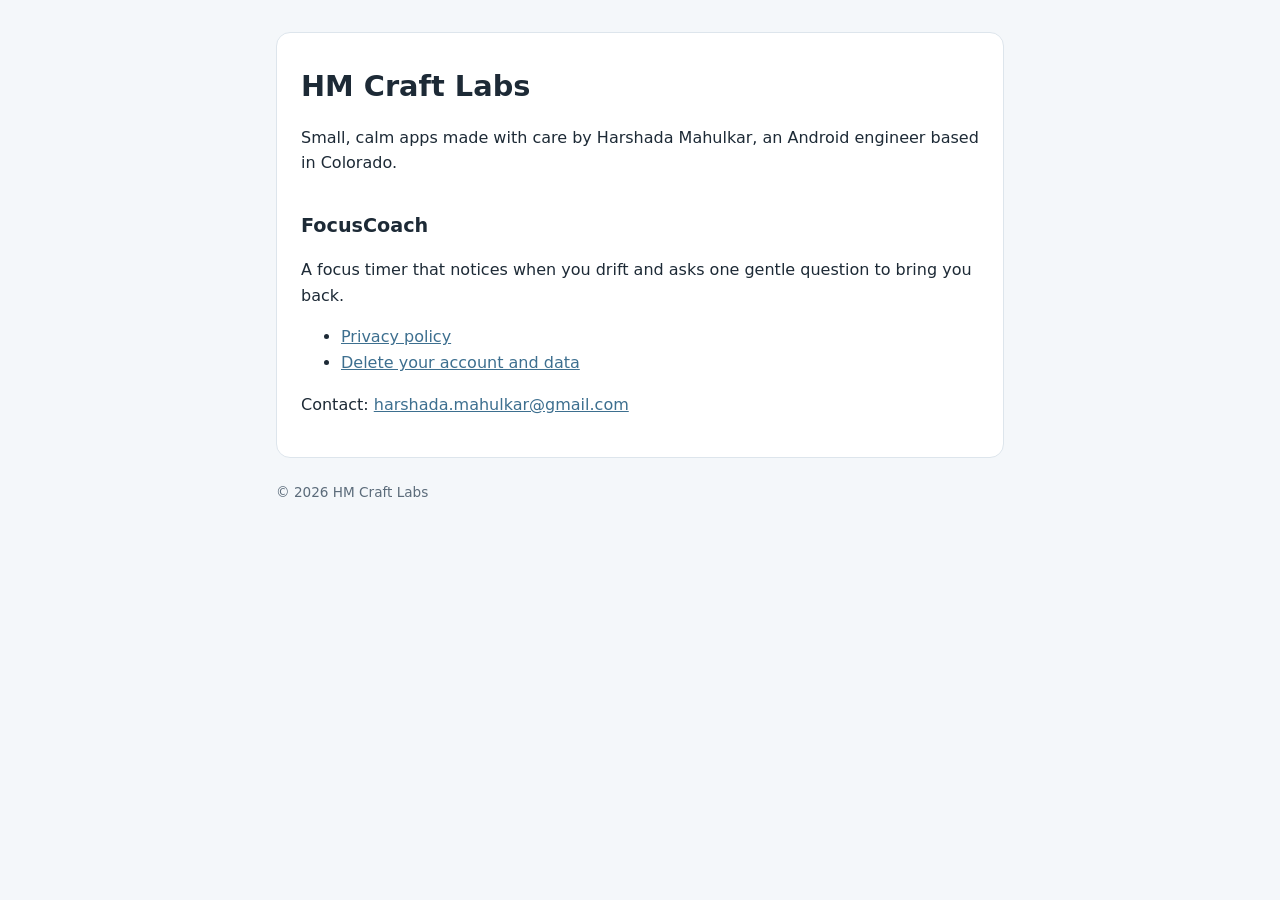
<file: index.html>
<!doctype html><html lang="en"><head><meta charset="utf-8"><meta name="viewport" content="width=device-width,initial-scale=1">
<title>HM Craft Labs</title><link rel="stylesheet" href="style.css"></head><body><main><div class="card">
<h1>HM Craft Labs</h1>
<p>Small, calm apps made with care by Harshada Mahulkar, an Android engineer based in Colorado.</p>
<h2>FocusCoach</h2>
<p>A focus timer that notices when you drift and asks one gentle question to bring you back.</p>
<ul>
<li><a href="focuscoach/privacy.html">Privacy policy</a></li>
<li><a href="focuscoach/delete-account.html">Delete your account and data</a></li>
</ul>
<p>Contact: <a href="mailto:harshada.mahulkar@gmail.com">harshada.mahulkar@gmail.com</a></p>
</div><footer>© 2026 HM Craft Labs</footer></main></body></html>
</file>
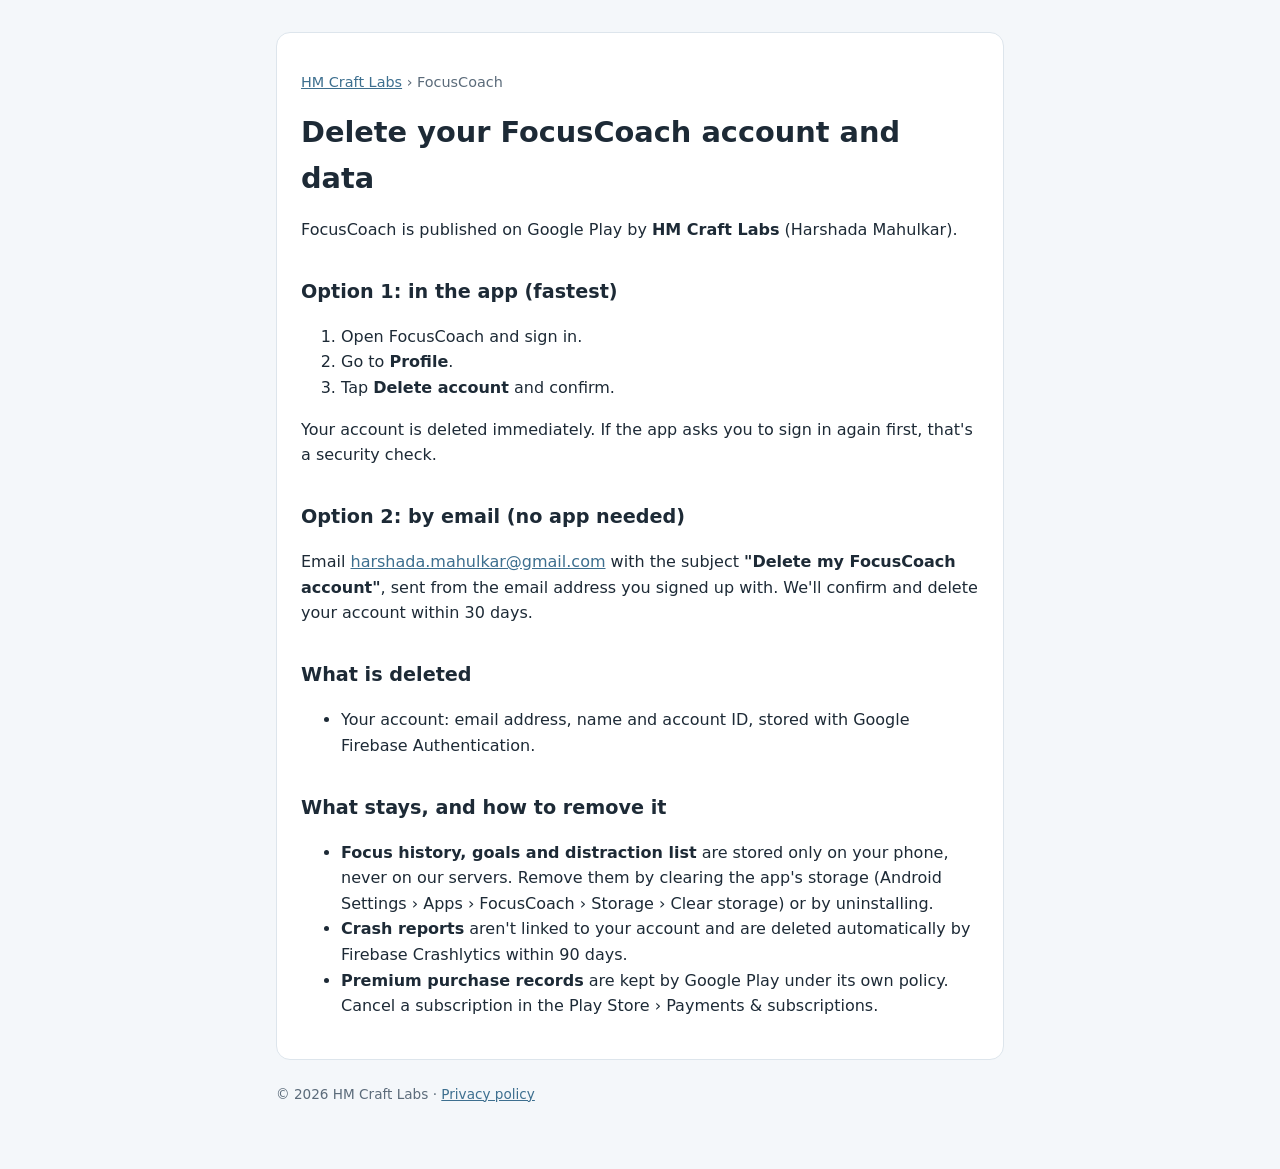
<file: focuscoach/delete-account.html>
<!doctype html><html lang="en"><head><meta charset="utf-8"><meta name="viewport" content="width=device-width,initial-scale=1">
<title>Delete FocusCoach Data</title><link rel="stylesheet" href="../style.css"></head><body><main><div class="card">
<p class="muted"><a href="../index.html">HM Craft Labs</a> › FocusCoach</p>
<h1>Delete your FocusCoach account and data</h1>
<p>FocusCoach is published on Google Play by <strong>HM Craft Labs</strong> (Harshada Mahulkar).</p>

<h2>Option 1: in the app (fastest)</h2>
<ol>
<li>Open FocusCoach and sign in.</li>
<li>Go to <strong>Profile</strong>.</li>
<li>Tap <strong>Delete account</strong> and confirm.</li>
</ol>
<p>Your account is deleted immediately. If the app asks you to sign in again first, that's a security check.</p>

<h2>Option 2: by email (no app needed)</h2>
<p>Email <a href="mailto:harshada.mahulkar@gmail.com?subject=Delete%20my%20FocusCoach%20account">harshada.mahulkar@gmail.com</a> with the subject <strong>"Delete my FocusCoach account"</strong>, sent from the email address you signed up with. We'll confirm and delete your account within 30 days.</p>

<h2>What is deleted</h2>
<ul>
<li>Your account: email address, name and account ID, stored with Google Firebase Authentication.</li>
</ul>

<h2>What stays, and how to remove it</h2>
<ul>
<li><strong>Focus history, goals and distraction list</strong> are stored only on your phone, never on our servers. Remove them by clearing the app's storage (Android Settings › Apps › FocusCoach › Storage › Clear storage) or by uninstalling.</li>
<li><strong>Crash reports</strong> aren't linked to your account and are deleted automatically by Firebase Crashlytics within 90 days.</li>
<li><strong>Premium purchase records</strong> are kept by Google Play under its own policy. Cancel a subscription in the Play Store › Payments &amp; subscriptions.</li>
</ul>
</div><footer>© 2026 HM Craft Labs · <a href="privacy.html">Privacy policy</a></footer></main></body></html>
</file>
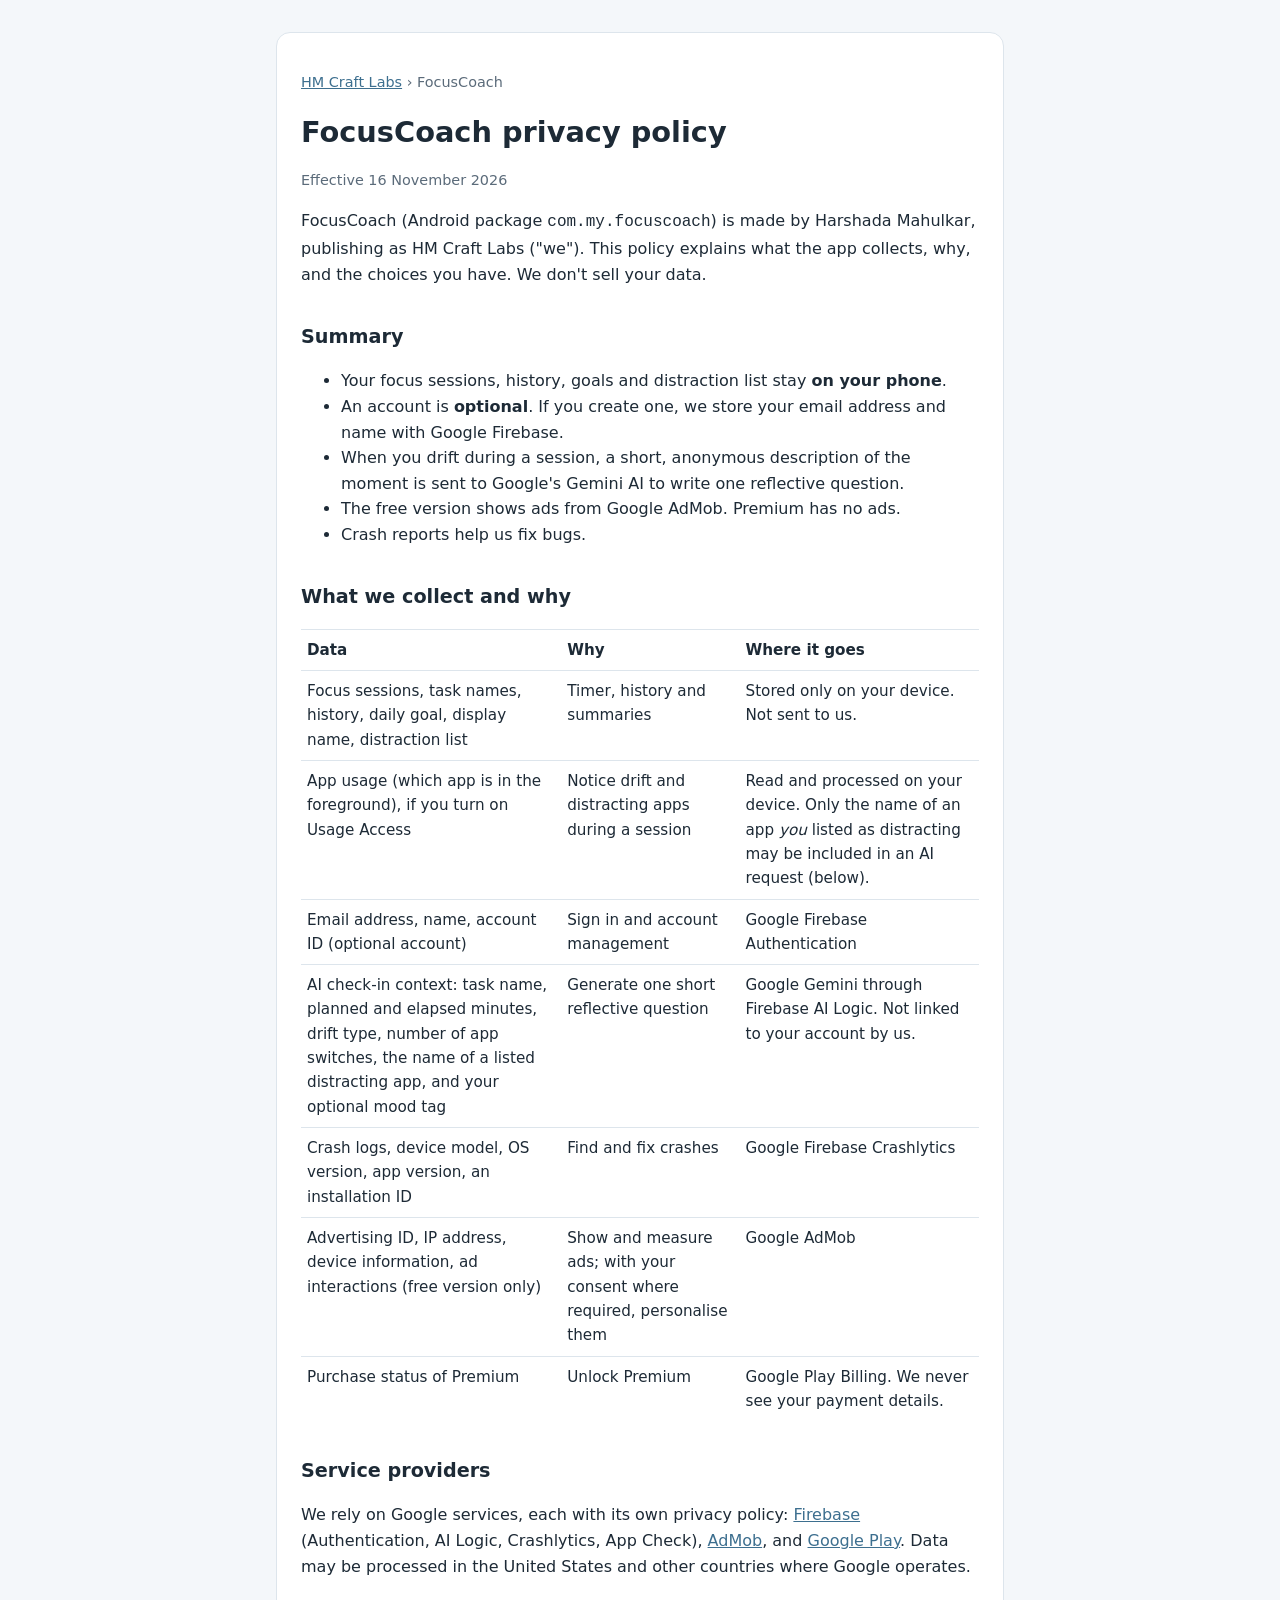
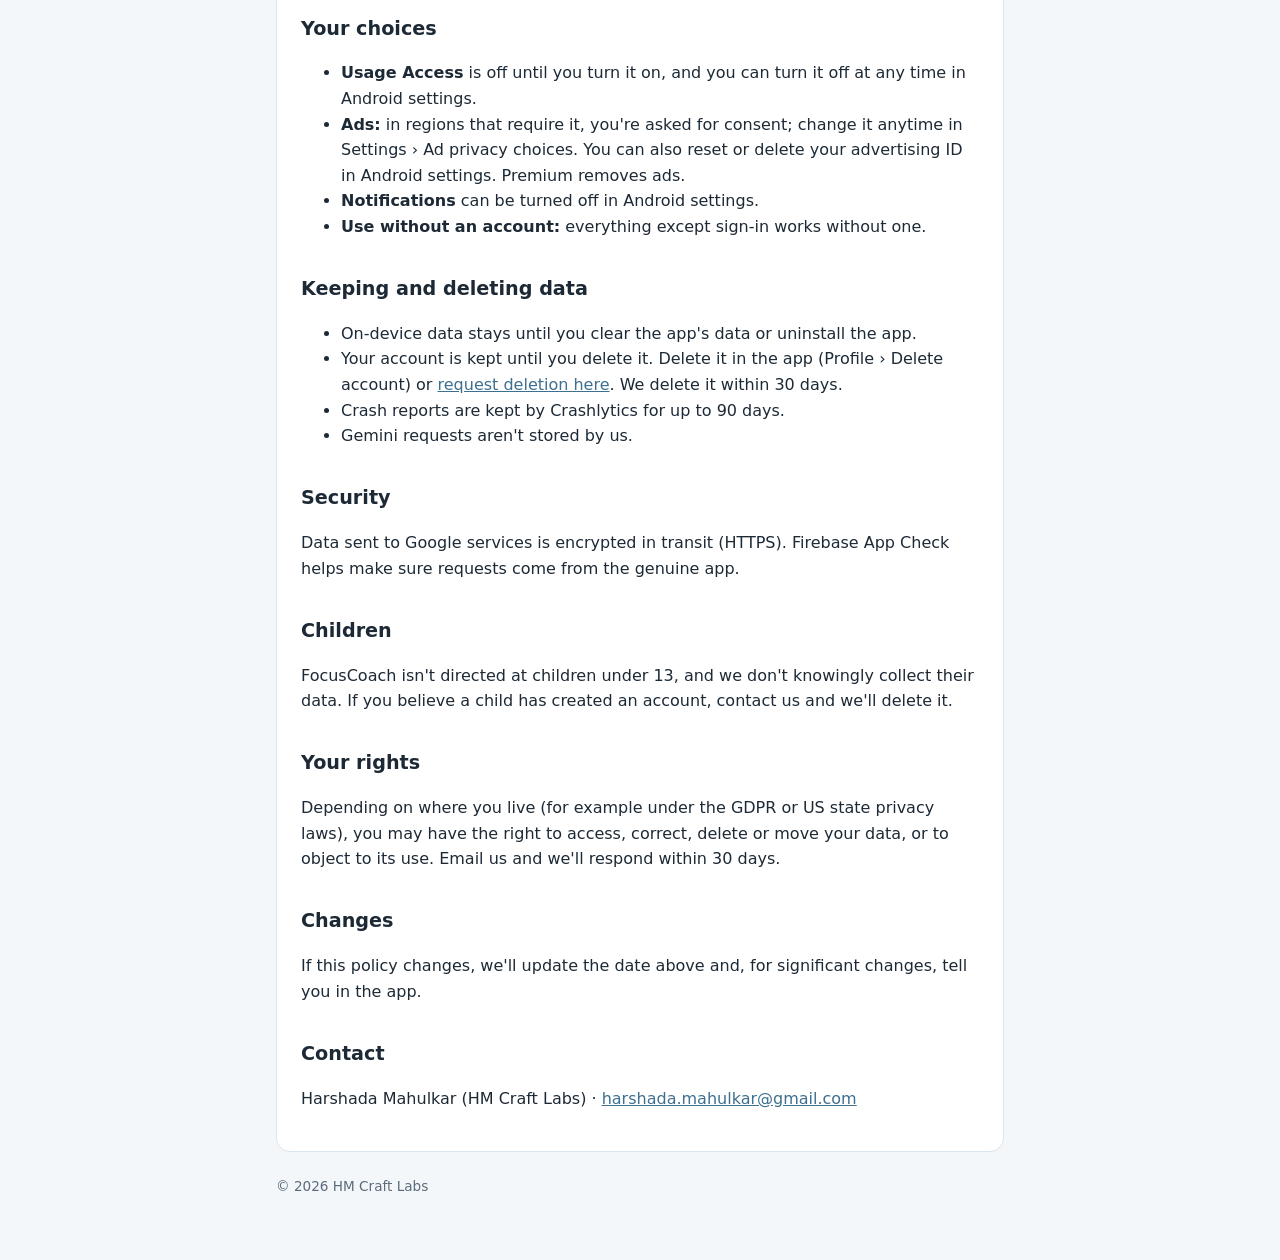
<file: focuscoach/privacy.html>
<!doctype html><html lang="en"><head><meta charset="utf-8"><meta name="viewport" content="width=device-width,initial-scale=1">
<title>FocusCoach Privacy</title><link rel="stylesheet" href="../style.css"></head><body><main><div class="card">
<p class="muted"><a href="../index.html">HM Craft Labs</a> › FocusCoach</p>
<h1>FocusCoach privacy policy</h1>
<p class="muted">Effective 16 November 2026</p>

<p>FocusCoach (Android package <code>com.my.focuscoach</code>) is made by Harshada Mahulkar, publishing as HM Craft Labs ("we"). This policy explains what the app collects, why, and the choices you have. We don't sell your data.</p>

<h2>Summary</h2>
<ul>
<li>Your focus sessions, history, goals and distraction list stay <strong>on your phone</strong>.</li>
<li>An account is <strong>optional</strong>. If you create one, we store your email address and name with Google Firebase.</li>
<li>When you drift during a session, a short, anonymous description of the moment is sent to Google's Gemini AI to write one reflective question.</li>
<li>The free version shows ads from Google AdMob. Premium has no ads.</li>
<li>Crash reports help us fix bugs.</li>
</ul>

<h2>What we collect and why</h2>
<table>
<tr><th>Data</th><th>Why</th><th>Where it goes</th></tr>
<tr><td>Focus sessions, task names, history, daily goal, display name, distraction list</td><td>Timer, history and summaries</td><td>Stored only on your device. Not sent to us.</td></tr>
<tr><td>App usage (which app is in the foreground), if you turn on Usage Access</td><td>Notice drift and distracting apps during a session</td><td>Read and processed on your device. Only the name of an app <em>you</em> listed as distracting may be included in an AI request (below).</td></tr>
<tr><td>Email address, name, account ID (optional account)</td><td>Sign in and account management</td><td>Google Firebase Authentication</td></tr>
<tr><td>AI check-in context: task name, planned and elapsed minutes, drift type, number of app switches, the name of a listed distracting app, and your optional mood tag</td><td>Generate one short reflective question</td><td>Google Gemini through Firebase AI Logic. Not linked to your account by us.</td></tr>
<tr><td>Crash logs, device model, OS version, app version, an installation ID</td><td>Find and fix crashes</td><td>Google Firebase Crashlytics</td></tr>
<tr><td>Advertising ID, IP address, device information, ad interactions (free version only)</td><td>Show and measure ads; with your consent where required, personalise them</td><td>Google AdMob</td></tr>
<tr><td>Purchase status of Premium</td><td>Unlock Premium</td><td>Google Play Billing. We never see your payment details.</td></tr>
</table>

<h2>Service providers</h2>
<p>We rely on Google services, each with its own privacy policy: <a href="https://firebase.google.com/support/privacy">Firebase</a> (Authentication, AI Logic, Crashlytics, App Check), <a href="https://policies.google.com/technologies/partner-sites">AdMob</a>, and <a href="https://policies.google.com/privacy">Google Play</a>. Data may be processed in the United States and other countries where Google operates.</p>

<h2>Your choices</h2>
<ul>
<li><strong>Usage Access</strong> is off until you turn it on, and you can turn it off at any time in Android settings.</li>
<li><strong>Ads:</strong> in regions that require it, you're asked for consent; change it anytime in Settings › Ad privacy choices. You can also reset or delete your advertising ID in Android settings. Premium removes ads.</li>
<li><strong>Notifications</strong> can be turned off in Android settings.</li>
<li><strong>Use without an account:</strong> everything except sign-in works without one.</li>
</ul>

<h2>Keeping and deleting data</h2>
<ul>
<li>On-device data stays until you clear the app's data or uninstall the app.</li>
<li>Your account is kept until you delete it. Delete it in the app (Profile › Delete account) or <a href="delete-account.html">request deletion here</a>. We delete it within 30 days.</li>
<li>Crash reports are kept by Crashlytics for up to 90 days.</li>
<li>Gemini requests aren't stored by us.</li>
</ul>

<h2>Security</h2>
<p>Data sent to Google services is encrypted in transit (HTTPS). Firebase App Check helps make sure requests come from the genuine app.</p>

<h2>Children</h2>
<p>FocusCoach isn't directed at children under 13, and we don't knowingly collect their data. If you believe a child has created an account, contact us and we'll delete it.</p>

<h2>Your rights</h2>
<p>Depending on where you live (for example under the GDPR or US state privacy laws), you may have the right to access, correct, delete or move your data, or to object to its use. Email us and we'll respond within 30 days.</p>

<h2>Changes</h2>
<p>If this policy changes, we'll update the date above and, for significant changes, tell you in the app.</p>

<h2>Contact</h2>
<p>Harshada Mahulkar (HM Craft Labs) · <a href="mailto:harshada.mahulkar@gmail.com">harshada.mahulkar@gmail.com</a></p>
</div><footer>© 2026 HM Craft Labs</footer></main></body></html>
</file>
<file: style.css>
:root{--bg:#f4f7fa;--card:#fff;--ink:#1d2a36;--muted:#5b6b7a;--accent:#3d6f8f;--line:#dde5ec}
@media (prefers-color-scheme:dark){:root{--bg:#121a21;--card:#1a242d;--ink:#e3eaf0;--muted:#9fb0bf;--accent:#8fc1de;--line:#2a3742}}
*{box-sizing:border-box}
body{margin:0;background:var(--bg);color:var(--ink);font:16px/1.6 system-ui,-apple-system,"Segoe UI",Roboto,sans-serif}
main{max-width:760px;margin:0 auto;padding:32px 16px 64px}
.card{background:var(--card);border:1px solid var(--line);border-radius:14px;padding:24px}
h1{font-size:1.8rem;margin:.2em 0}h2{font-size:1.2rem;margin-top:1.8em}
a{color:var(--accent)}.muted{color:var(--muted);font-size:.9rem}
table{width:100%;border-collapse:collapse;font-size:.95rem}td,th{border-top:1px solid var(--line);padding:8px 6px;text-align:left;vertical-align:top}
footer{margin-top:24px;font-size:.85rem;color:var(--muted)}
</file>
